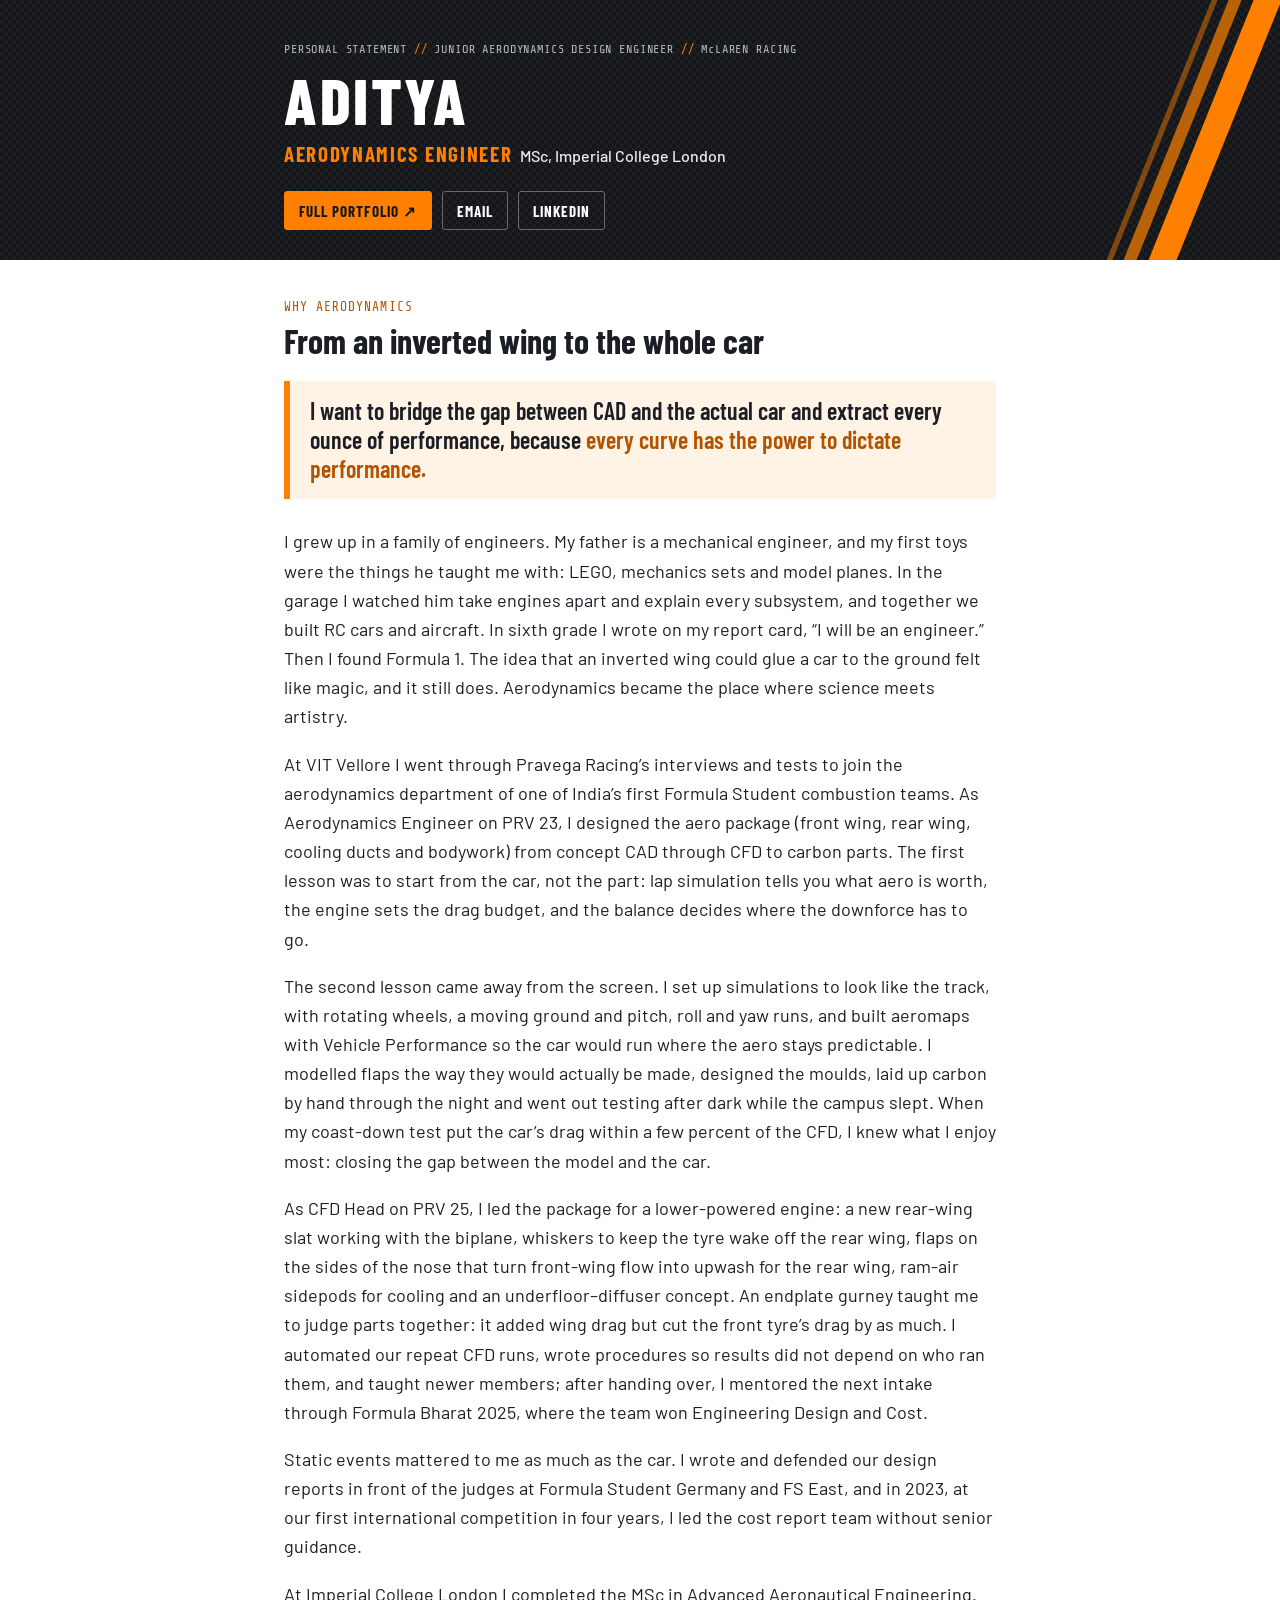
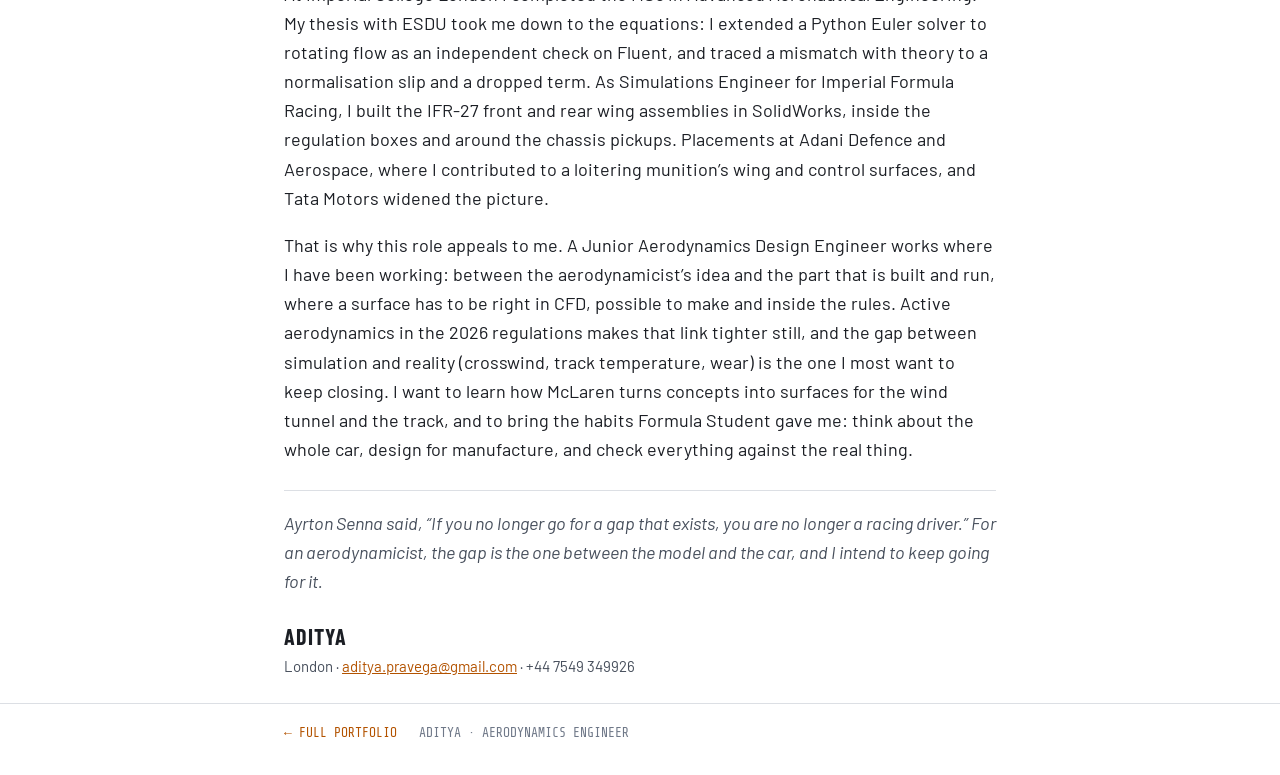
<file: statement.html>
<!doctype html>
<html lang="en-GB">
<head>
<meta charset="utf-8">
<meta name="viewport" content="width=device-width, initial-scale=1">
<title>Personal Statement — Aditya · Junior Aerodynamics Design Engineer</title>
<meta name="description" content="Personal statement by Aditya for the Junior Aerodynamics Design Engineer role at McLaren Racing.">
<meta name="author" content="Aditya">
<meta name="robots" content="noindex">
<meta property="og:title" content="Personal Statement — Aditya">
<meta property="og:description" content="Why aerodynamics, and how I take it from CAD to the car.">
<link rel="preconnect" href="https://fonts.googleapis.com">
<link rel="preconnect" href="https://fonts.gstatic.com" crossorigin>
<link href="https://fonts.googleapis.com/css2?family=Barlow+Condensed:wght@600;700;800&family=Barlow:ital,wght@0,400;0,500;0,600;1,400&family=Share+Tech+Mono&display=swap" rel="stylesheet">
<style>
  :root {
    --papaya: #FF8000; --papaya-ink: #B35300; --papaya-soft: #FFF3E6;
    --carbon: #141619; --ink: #1B1E24; --ink2: #474F5C; --ink3: #6F7888; --rule: #DCDFE4;
    --mono: "Share Tech Mono", ui-monospace, monospace;
    --cond: "Barlow Condensed", "Arial Narrow", sans-serif;
    --body: "Barlow", Arial, sans-serif;
  }
  * { box-sizing: border-box; }
  html { -webkit-text-size-adjust: 100%; }
  body { margin: 0; background: #fff; color: var(--ink); font-family: var(--body); font-size: 18px; line-height: 1.62; }
  a { color: var(--papaya-ink); }
  .hero { position: relative; overflow: hidden; color: #fff; background-color: var(--carbon);
    background-image: linear-gradient(45deg, rgba(255,255,255,.035) 25%, transparent 25%, transparent 75%, rgba(255,255,255,.035) 75%),
                      linear-gradient(45deg, rgba(255,255,255,.035) 25%, transparent 25%, transparent 75%, rgba(255,255,255,.035) 75%);
    background-size: 8px 8px; background-position: 0 0, 4px 4px; }
  .stripes { position: absolute; top: 0; bottom: 0; right: 4%; width: 140px; pointer-events: none; }
  .stripes i { position: absolute; top: -20px; bottom: -20px; transform: skewX(-22deg); background: var(--papaya); }
  .stripes i:nth-child(1) { right: 0; width: 28px; }
  .stripes i:nth-child(2) { right: 40px; width: 13px; opacity: .7; }
  .stripes i:nth-child(3) { right: 64px; width: 6px; opacity: .45; }
  .wrap { max-width: 760px; margin: 0 auto; padding: 0 24px; position: relative; }
  .hero .wrap { padding-top: 40px; padding-bottom: 30px; padding-right: 150px; }
  .eyebrow { font-family: var(--mono); font-size: 12px; letter-spacing: .07em; color: #B3BAC6; }
  .eyebrow b { color: var(--papaya); font-weight: 400; }
  h1 { font-family: var(--cond); font-weight: 800; font-size: 64px; line-height: .9; letter-spacing: .04em; margin: 12px 0 8px; }
  .role { font-family: var(--cond); font-weight: 700; font-size: 21px; letter-spacing: .08em; color: var(--papaya); }
  .role span { font-family: var(--body); font-weight: 500; font-size: 16px; letter-spacing: 0; color: #E9ECF1; margin-left: 8px; }
  .links { margin-top: 20px; display: flex; flex-wrap: wrap; gap: 10px; }
  .links a { font-family: var(--cond); font-weight: 700; font-size: 15px; letter-spacing: .07em; text-decoration: none; padding: 7px 14px 6px; border-radius: 3px; border: 1px solid rgba(255,255,255,.35); color: #fff; }
  .links a.primary { background: var(--papaya); border-color: var(--papaya); color: var(--carbon); }
  main .wrap { padding-top: 36px; padding-bottom: 24px; }
  .kicker { font-family: var(--mono); font-size: 13px; letter-spacing: .08em; color: var(--papaya-ink); }
  h2 { font-family: var(--cond); font-weight: 700; font-size: 34px; line-height: 1.05; margin: 6px 0 22px; }
  .pull { margin: 0 0 28px; background: var(--papaya-soft); border-left: 6px solid var(--papaya); padding: 16px 20px; font-family: var(--cond); font-weight: 600; font-size: 24px; line-height: 1.2; }
  .pull em { font-style: normal; color: var(--papaya-ink); }
  main p { margin: 0 0 18px; }
  .senna { margin: 26px 0 8px; padding-top: 18px; border-top: 1px solid var(--rule); font-style: italic; color: var(--ink2); }
  .sign { margin-top: 22px; font-family: var(--cond); font-weight: 700; font-size: 22px; letter-spacing: .06em; }
  .sign span { display: block; font-family: var(--body); font-weight: 400; font-size: 15px; letter-spacing: 0; color: var(--ink2); }
  footer { border-top: 1px solid var(--rule); }
  footer .wrap { padding-top: 18px; padding-bottom: 32px; display: flex; flex-wrap: wrap; gap: 8px 22px; font-family: var(--mono); font-size: 13px; color: var(--ink3); }
  footer a { text-decoration: none; }
  @media (max-width: 600px) {
    body { font-size: 16.5px; }
    .hero .wrap { padding: 28px 20px 24px; }
    .stripes { width: 80px; right: 0; opacity: .55; }
    h1 { font-size: 46px; }
    .role span { display: block; margin: 4px 0 0; }
    .wrap { padding-left: 20px; padding-right: 20px; }
    h2 { font-size: 28px; }
    .pull { font-size: 20px; padding: 14px 16px; }
  }
  @media print {
    .links { display: none; }
    body { font-size: 11pt; -webkit-print-color-adjust: exact; print-color-adjust: exact; }
  }
</style>
</head>
<body>
<header class="hero">
  <div class="stripes"><i></i><i></i><i></i></div>
  <div class="wrap">
    <div class="eyebrow">PERSONAL STATEMENT <b>//</b> JUNIOR AERODYNAMICS DESIGN ENGINEER <b>//</b> McLAREN RACING</div>
    <h1>ADITYA</h1>
    <div class="role">AERODYNAMICS ENGINEER<span>MSc, Imperial College London</span></div>
    <nav class="links">
      <a class="primary" href="./">FULL PORTFOLIO ↗</a>
      <a href="mailto:aditya.pravega@gmail.com">EMAIL</a>
      <a href="https://www.linkedin.com/in/aditya-kumar-747bcr7">LINKEDIN</a>
    </nav>
  </div>
</header>
<main>
  <div class="wrap">
    <div class="kicker">WHY AERODYNAMICS</div>
    <h2>From an inverted wing to the whole car</h2>
    <p class="pull">I want to bridge the gap between CAD and the actual car and extract every ounce of performance, because <em>every curve has the power to dictate performance.</em></p>
      <p>I grew up in a family of engineers. My father is a mechanical engineer, and my first toys were the things he taught me with: LEGO, mechanics sets and model planes. In the garage I watched him take engines apart and explain every subsystem, and together we built RC cars and aircraft. In sixth grade I wrote on my report card, “I will be an engineer.” Then I found Formula 1. The idea that an inverted wing could glue a car to the ground felt like magic, and it still does. Aerodynamics became the place where science meets artistry.</p>
      <p>At VIT Vellore I went through Pravega Racing’s interviews and tests to join the aerodynamics department of one of India’s first Formula Student combustion teams. As Aerodynamics Engineer on PRV 23, I designed the aero package (front wing, rear wing, cooling ducts and bodywork) from concept CAD through CFD to carbon parts. The first lesson was to start from the car, not the part: lap simulation tells you what aero is worth, the engine sets the drag budget, and the balance decides where the downforce has to go.</p>
      <p>The second lesson came away from the screen. I set up simulations to look like the track, with rotating wheels, a moving ground and pitch, roll and yaw runs, and built aeromaps with Vehicle Performance so the car would run where the aero stays predictable. I modelled flaps the way they would actually be made, designed the moulds, laid up carbon by hand through the night and went out testing after dark while the campus slept. When my coast-down test put the car’s drag within a few percent of the CFD, I knew what I enjoy most: closing the gap between the model and the car.</p>
      <p>As CFD Head on PRV 25, I led the package for a lower-powered engine: a new rear-wing slat working with the biplane, whiskers to keep the tyre wake off the rear wing, flaps on the sides of the nose that turn front-wing flow into upwash for the rear wing, ram-air sidepods for cooling and an underfloor–diffuser concept. An endplate gurney taught me to judge parts together: it added wing drag but cut the front tyre’s drag by as much. I automated our repeat CFD runs, wrote procedures so results did not depend on who ran them, and taught newer members; after handing over, I mentored the next intake through Formula Bharat 2025, where the team won Engineering Design and Cost.</p>
      <p>Static events mattered to me as much as the car. I wrote and defended our design reports in front of the judges at Formula Student Germany and FS East, and in 2023, at our first international competition in four years, I led the cost report team without senior guidance.</p>
      <p>At Imperial College London I completed the MSc in Advanced Aeronautical Engineering. My thesis with ESDU took me down to the equations: I extended a Python Euler solver to rotating flow as an independent check on Fluent, and traced a mismatch with theory to a normalisation slip and a dropped term. As Simulations Engineer for Imperial Formula Racing, I built the IFR-27 front and rear wing assemblies in SolidWorks, inside the regulation boxes and around the chassis pickups. Placements at Adani Defence and Aerospace, where I contributed to a loitering munition’s wing and control surfaces, and Tata Motors widened the picture.</p>
      <p>That is why this role appeals to me. A Junior Aerodynamics Design Engineer works where I have been working: between the aerodynamicist’s idea and the part that is built and run, where a surface has to be right in CFD, possible to make and inside the rules. Active aerodynamics in the 2026 regulations makes that link tighter still, and the gap between simulation and reality (crosswind, track temperature, wear) is the one I most want to keep closing. I want to learn how McLaren turns concepts into surfaces for the wind tunnel and the track, and to bring the habits Formula Student gave me: think about the whole car, design for manufacture, and check everything against the real thing.</p>
      <p class="senna">Ayrton Senna said, “If you no longer go for a gap that exists, you are no longer a racing driver.” For an aerodynamicist, the gap is the one between the model and the car, and I intend to keep going for it.</p>
    <div class="sign">ADITYA<span>London · <a href="mailto:aditya.pravega@gmail.com">aditya.pravega@gmail.com</a> · +44 7549 349926</span></div>
  </div>
</main>
<footer>
  <div class="wrap"><a href="./">← FULL PORTFOLIO</a><span>ADITYA · AERODYNAMICS ENGINEER</span></div>
</footer>
</body>
</html>
</file>
